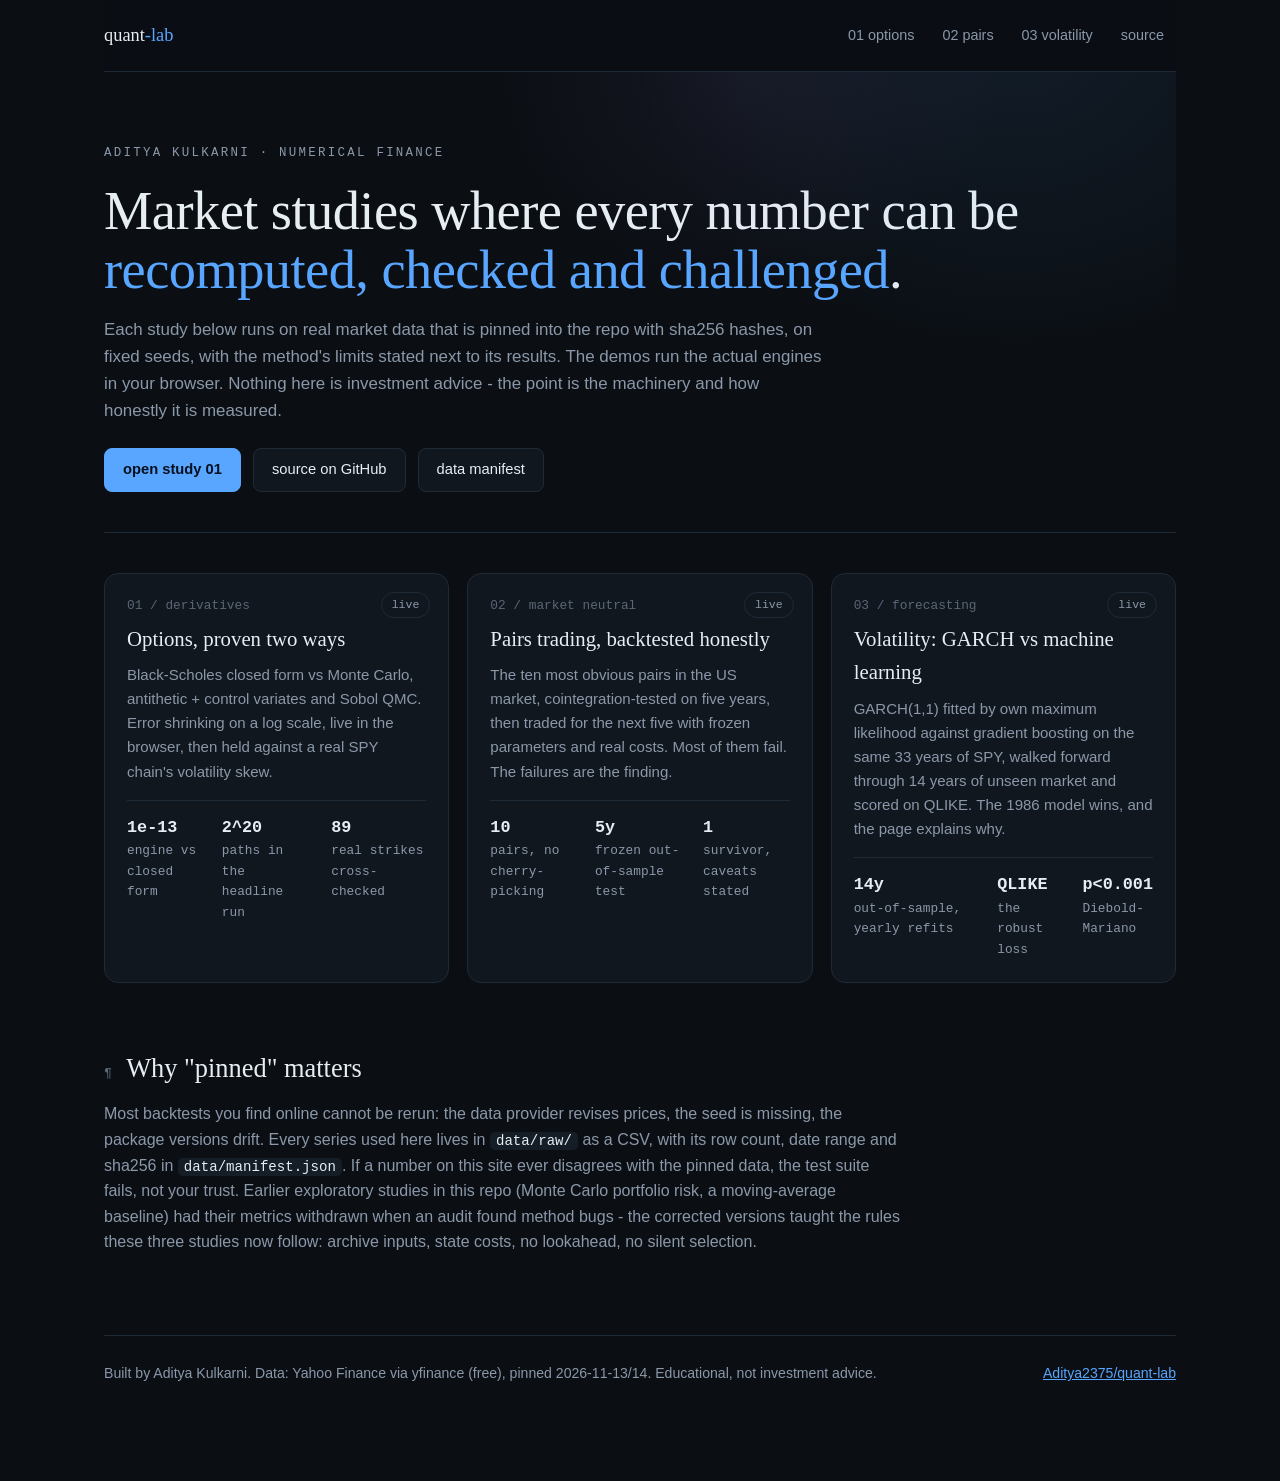
<file: docs/index.html>
<!DOCTYPE html>
<html lang="en">
<head>
<meta charset="UTF-8">
<meta name="viewport" content="width=device-width, initial-scale=1.0">
<title>quant-lab - market studies with every number reproducible</title>
<meta name="description" content="Three quant finance studies: options priced four ways, a pairs-trading backtester with honest costs, and a volatility forecasting bake-off. Pinned data, fixed seeds, live demos.">
<meta name="referrer" content="no-referrer">
<link rel="canonical" href="https://aditya2375.github.io/quant-lab/">
<meta property="og:title" content="quant-lab">
<meta property="og:description" content="Options pricer, pairs backtester, volatility forecaster. Real pinned data, honest accounting, live demos.">
<meta property="og:type" content="website">
<meta http-equiv="Content-Security-Policy" content="default-src 'self'; script-src 'self'; style-src 'self' 'unsafe-inline'; connect-src 'self'; img-src 'self'; object-src 'none'; base-uri 'none'; form-action 'none'">
<link rel="stylesheet" href="assets/site.css">
</head>
<body>
<div class="wrap">
  <div class="topnav">
    <a class="brand" href="index.html">quant<em>-lab</em></a>
    <nav>
      <a href="options.html">01 options</a>
      <a href="pairs.html">02 pairs</a>
      <a href="vol.html">03 volatility</a>
      <a href="https://github.com/Aditya2375/quant-lab">source</a>
    </nav>
  </div>

  <header class="masthead">
    <div class="kicker">Aditya Kulkarni &middot; numerical finance</div>
    <h1>Market studies where every number can be <em>recomputed, checked and challenged</em>.</h1>
    <p class="lede">Each study below runs on real market data that is pinned into the repo with
      sha256 hashes, on fixed seeds, with the method's limits stated next to its results. The
      demos run the actual engines in your browser. Nothing here is investment advice - the
      point is the machinery and how honestly it is measured.</p>
    <div class="links">
      <a class="btn primary" href="options.html">open study 01</a>
      <a class="btn" href="https://github.com/Aditya2375/quant-lab">source on GitHub</a>
      <a class="btn" href="https://github.com/Aditya2375/quant-lab/blob/main/data/manifest.json">data manifest</a>
    </div>
  </header>

  <div class="studies">
    <a class="study" href="options.html">
      <span class="tag">live</span>
      <div class="num">01 / derivatives</div>
      <h3>Options, proven two ways</h3>
      <p>Black-Scholes closed form vs Monte Carlo, antithetic + control variates and Sobol QMC.
        Error shrinking on a log scale, live in the browser, then held against a real SPY chain's
        volatility skew.</p>
      <div class="stat">
        <div><b>1e-13</b>engine vs closed form</div>
        <div><b>2^20</b>paths in the headline run</div>
        <div><b>89</b>real strikes cross-checked</div>
      </div>
    </a>
    <a class="study" href="pairs.html">
      <span class="tag">live</span>
      <div class="num">02 / market neutral</div>
      <h3>Pairs trading, backtested honestly</h3>
      <p>The ten most obvious pairs in the US market, cointegration-tested on five years, then
        traded for the next five with frozen parameters and real costs. Most of them fail.
        The failures are the finding.</p>
      <div class="stat">
        <div><b>10</b>pairs, no cherry-picking</div>
        <div><b>5y</b>frozen out-of-sample test</div>
        <div><b>1</b>survivor, caveats stated</div>
      </div>
    </a>
    <a class="study" href="vol.html">
      <span class="tag">live</span>
      <div class="num">03 / forecasting</div>
      <h3>Volatility: GARCH vs machine learning</h3>
      <p>GARCH(1,1) fitted by own maximum likelihood against gradient boosting on the same 33
        years of SPY, walked forward through 14 years of unseen market and scored on QLIKE.
        The 1986 model wins, and the page explains why.</p>
      <div class="stat">
        <div><b>14y</b>out-of-sample, yearly refits</div>
        <div><b>QLIKE</b>the robust loss</div>
        <div><b>p&lt;0.001</b>Diebold-Mariano</div>
      </div>
    </a>
  </div>

  <section class="block">
    <div class="sec-head"><span class="num">&para;</span><h2>Why "pinned" matters</h2></div>
    <p class="desc">Most backtests you find online cannot be rerun: the data provider revises
      prices, the seed is missing, the package versions drift. Every series used here lives in
      <code>data/raw/</code> as a CSV, with its row count, date range and sha256 in
      <code>data/manifest.json</code>. If a number on this site ever disagrees with the pinned
      data, the test suite fails, not your trust. Earlier exploratory studies in this repo
      (Monte Carlo portfolio risk, a moving-average baseline) had their metrics withdrawn when
      an audit found method bugs - the corrected versions taught the rules these three studies
      now follow: archive inputs, state costs, no lookahead, no silent selection.</p>
  </section>

  <footer>
    <div>Built by Aditya Kulkarni. Data: Yahoo Finance via yfinance (free), pinned
      2026-11-13/14. Educational, not investment advice.</div>
    <div><a href="https://github.com/Aditya2375/quant-lab">Aditya2375/quant-lab</a></div>
  </footer>
</div>
</body>
</html>
</file>
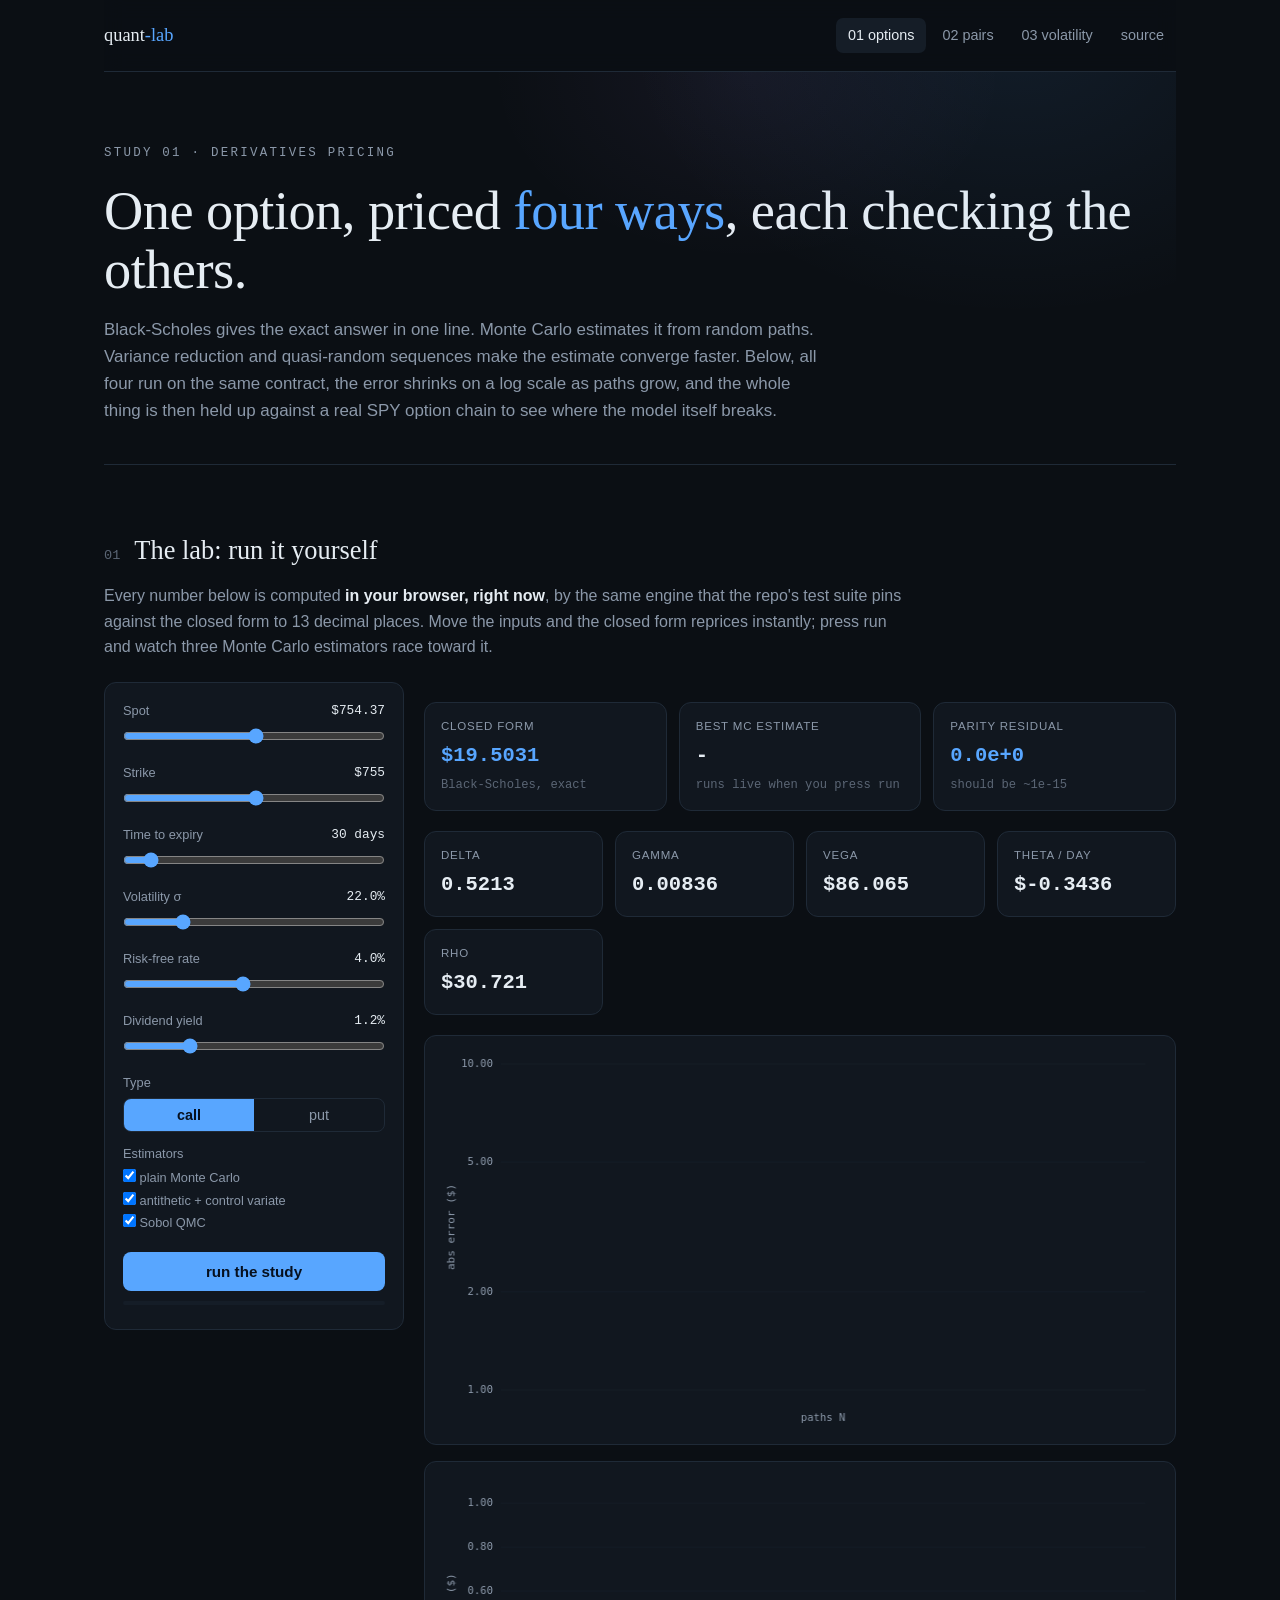
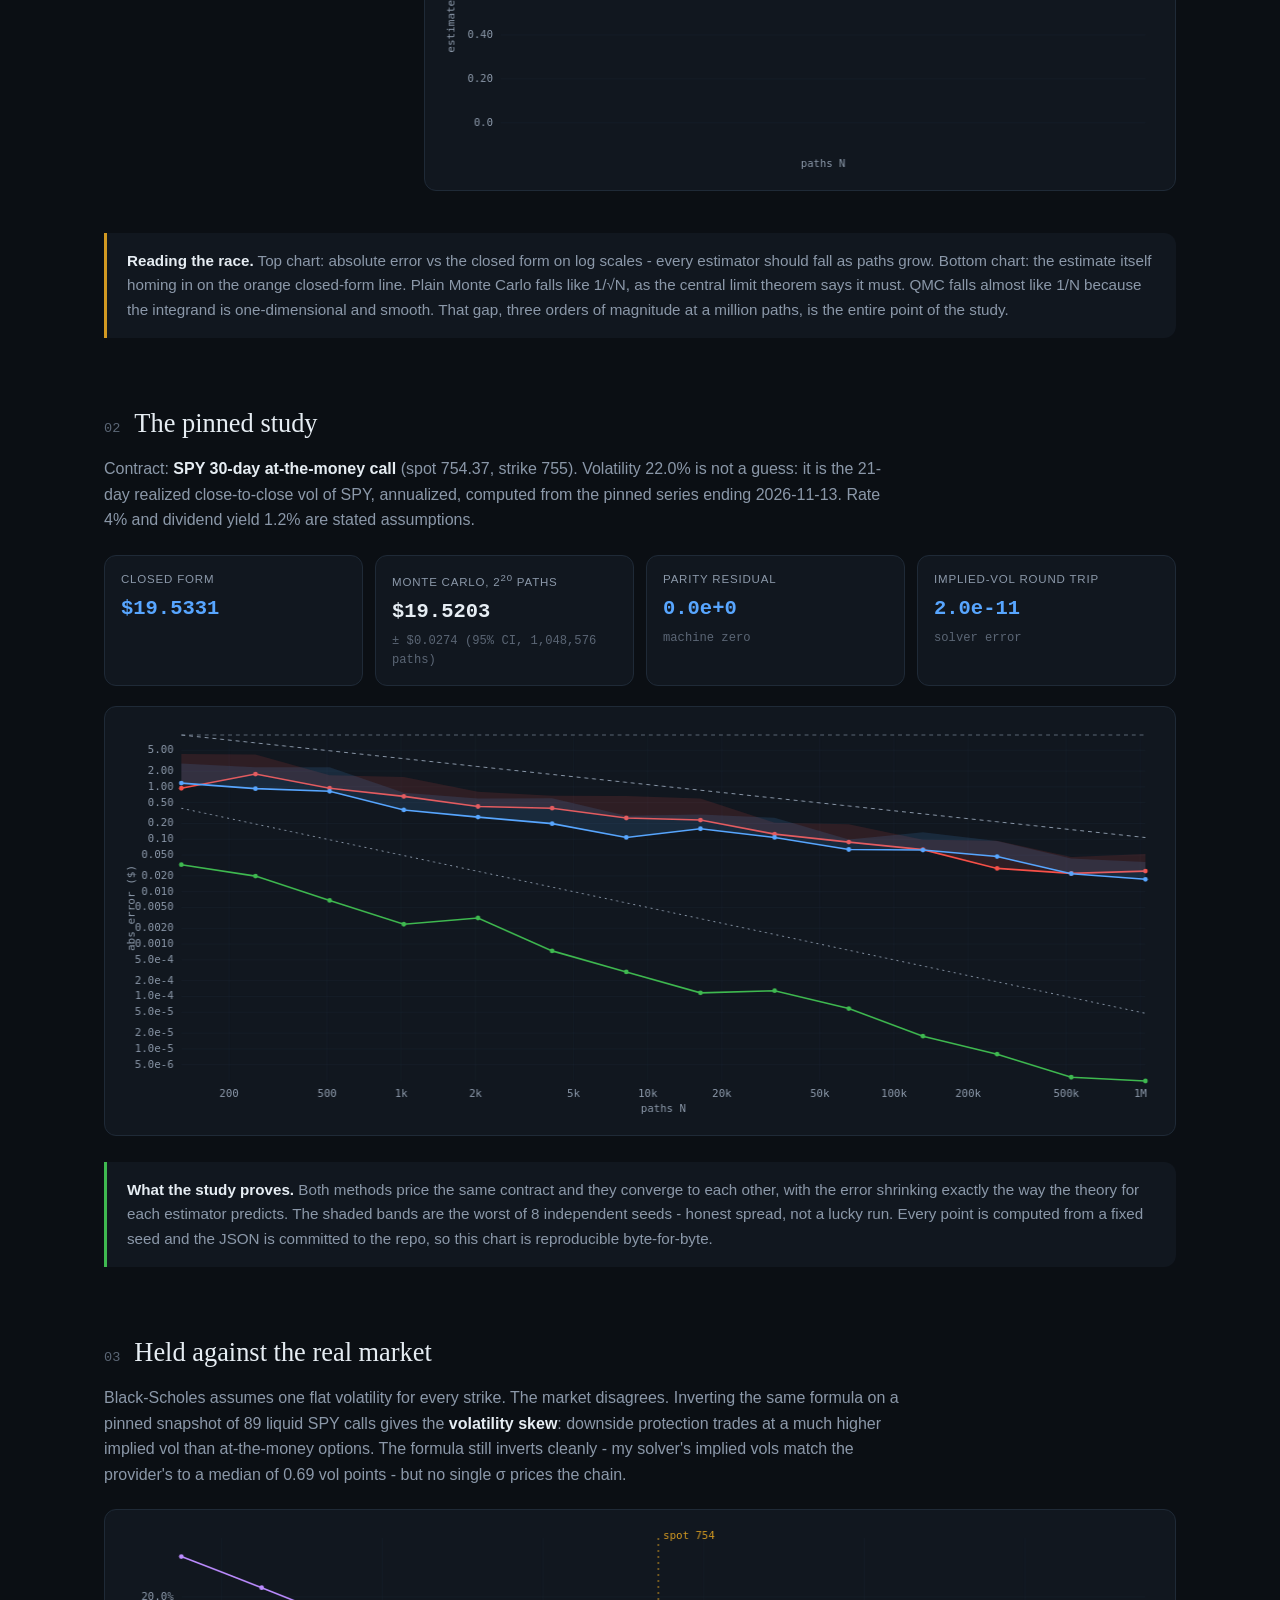
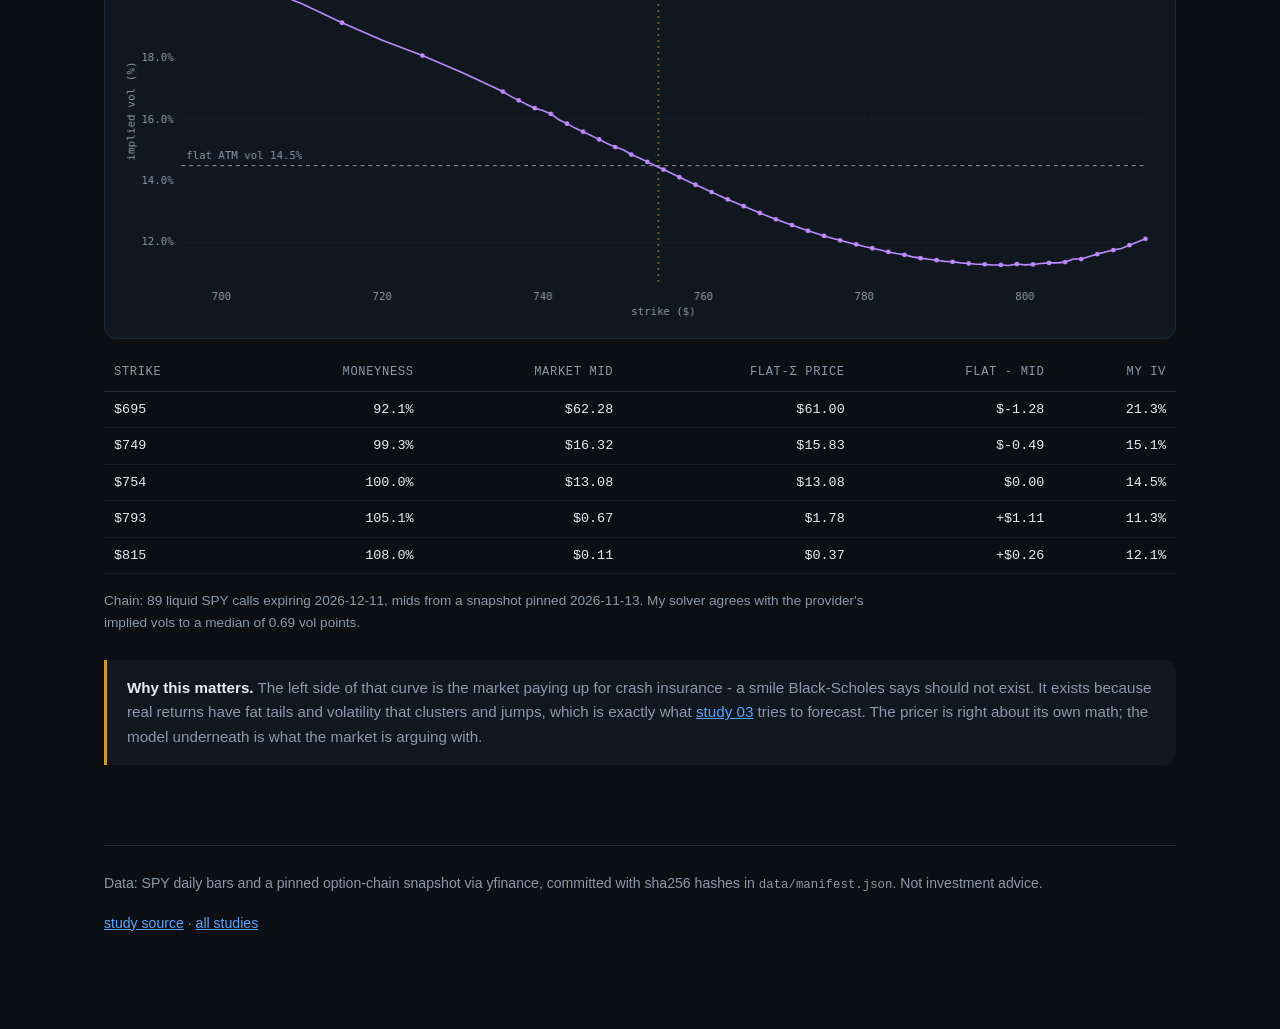
<file: docs/options.html>
<!DOCTYPE html>
<html lang="en">
<head>
<meta charset="UTF-8">
<meta name="viewport" content="width=device-width, initial-scale=1.0">
<title>Options, proven two ways - quant-lab</title>
<meta name="description" content="Black-Scholes closed form checked against Monte Carlo, variance reduction and quasi-Monte Carlo, cross-checked against a pinned real SPY option chain.">
<meta name="referrer" content="no-referrer">
<link rel="canonical" href="https://aditya2375.github.io/quant-lab/options.html">
<meta property="og:title" content="Options, proven two ways - quant-lab">
<meta property="og:description" content="Black-Scholes vs Monte Carlo vs QMC, converging live in your browser, checked against a real SPY chain.">
<meta property="og:type" content="website">
<meta http-equiv="Content-Security-Policy" content="default-src 'self'; script-src 'self'; style-src 'self' 'unsafe-inline'; connect-src 'self'; img-src 'self'; object-src 'none'; base-uri 'none'; form-action 'none'">
<link rel="stylesheet" href="assets/site.css">
</head>
<body>
<div class="wrap">
  <div class="topnav">
    <a class="brand" href="index.html">quant<em>-lab</em></a>
    <nav>
      <a href="options.html" class="on">01 options</a>
      <a href="pairs.html">02 pairs</a>
      <a href="vol.html">03 volatility</a>
      <a href="https://github.com/Aditya2375/quant-lab">source</a>
    </nav>
  </div>

  <header class="masthead">
    <div class="kicker">Study 01 &middot; Derivatives pricing</div>
    <h1>One option, priced <em>four ways</em>, each checking the others.</h1>
    <p class="lede">Black-Scholes gives the exact answer in one line. Monte Carlo estimates it
      from random paths. Variance reduction and quasi-random sequences make the estimate
      converge faster. Below, all four run on the same contract, the error shrinks on a log
      scale as paths grow, and the whole thing is then held up against a real SPY option
      chain to see where the model itself breaks.</p>
  </header>

  <section class="block" id="lab">
    <div class="sec-head"><span class="num">01</span><h2>The lab: run it yourself</h2></div>
    <p class="desc">Every number below is computed <b>in your browser, right now</b>, by the same
      engine that the repo's test suite pins against the closed form to 13 decimal places.
      Move the inputs and the closed form reprices instantly; press run and watch three
      Monte Carlo estimators race toward it.</p>
    <div class="lab">
      <div class="controls">
        <label>Spot <output id="inSOut"></output></label>
        <input type="range" id="inS">
        <label>Strike <output id="inKOut"></output></label>
        <input type="range" id="inK">
        <label>Time to expiry <output id="inTOut"></output></label>
        <input type="range" id="inT">
        <label>Volatility &sigma; <output id="inSigmaOut"></output></label>
        <input type="range" id="inSigma">
        <label>Risk-free rate <output id="inROut"></output></label>
        <input type="range" id="inR">
        <label>Dividend yield <output id="inQOut"></output></label>
        <input type="range" id="inQ">
        <label>Type</label>
        <div class="seg"><button id="kindCall" class="on">call</button><button id="kindPut">put</button></div>
        <label>Estimators</label>
        <div style="font-size:.85rem;color:var(--muted)">
          <label style="margin:2px 0"><input type="checkbox" id="usePlain" checked> plain Monte Carlo</label>
          <label style="margin:2px 0"><input type="checkbox" id="useAV" checked> antithetic + control variate</label>
          <label style="margin:2px 0"><input type="checkbox" id="useQMC" checked> Sobol QMC</label>
        </div>
        <button class="run" id="runBtn">run the study</button>
        <div class="progress"><i id="runBar"></i></div>
        <div class="s" id="runTime" style="font-family:var(--mono);font-size:.76rem;color:var(--faint);margin-top:6px"></div>
      </div>
      <div>
        <div class="cards">
          <div class="card"><div class="k">Closed form</div><div class="v neu" id="bsPrice"></div><div class="s">Black-Scholes, exact</div></div>
          <div class="card"><div class="k">Best MC estimate</div><div class="v" id="mcEst">-</div><div class="s">runs live when you press run</div></div>
          <div class="card"><div class="k">Parity residual</div><div class="v neu" id="parity"></div><div class="s">should be ~1e-15</div></div>
        </div>
        <div class="cards">
          <div class="card"><div class="k">Delta</div><div class="v" id="gDelta"></div></div>
          <div class="card"><div class="k">Gamma</div><div class="v" id="gGamma"></div></div>
          <div class="card"><div class="k">Vega</div><div class="v" id="gVega"></div></div>
          <div class="card"><div class="k">Theta / day</div><div class="v" id="gTheta"></div></div>
          <div class="card"><div class="k">Rho</div><div class="v" id="gRho"></div></div>
        </div>
        <div class="chart" id="liveConv"></div>
        <div class="chart" id="liveEst"></div>
      </div>
    </div>
    <div class="note"><b>Reading the race.</b> Top chart: absolute error vs the closed form on
      log scales - every estimator should fall as paths grow. Bottom chart: the estimate itself
      homing in on the orange closed-form line. Plain Monte Carlo falls like 1/&radic;N, as the
      central limit theorem says it must. QMC falls almost like 1/N because the integrand is
      one-dimensional and smooth. That gap, three orders of magnitude at a million paths, is
      the entire point of the study.</div>
  </section>

  <section class="block" id="pinned">
    <div class="sec-head"><span class="num">02</span><h2>The pinned study</h2></div>
    <p class="desc" id="pinnedIntro"></p>
    <div class="cards">
      <div class="card"><div class="k">Closed form</div><div class="v neu" id="pinBS"></div></div>
      <div class="card"><div class="k">Monte Carlo, 2<sup>20</sup> paths</div><div class="v" id="pinMC"></div><div class="s" id="pinMCErr"></div></div>
      <div class="card"><div class="k">Parity residual</div><div class="v neu" id="pinParity"></div><div class="s">machine zero</div></div>
      <div class="card"><div class="k">Implied-vol round trip</div><div class="v neu" id="pinIV"></div><div class="s">solver error</div></div>
    </div>
    <div class="chart" id="pinConv"></div>
    <div class="note green"><b>What the study proves.</b> Both methods price the same contract and
      they converge to each other, with the error shrinking exactly the way the theory for each
      estimator predicts. The shaded bands are the worst of 8 independent seeds - honest spread,
      not a lucky run. Every point is computed from a fixed seed and the JSON is committed to the
      repo, so this chart is reproducible byte-for-byte.</div>
  </section>

  <section class="block" id="market">
    <div class="sec-head"><span class="num">03</span><h2>Held against the real market</h2></div>
    <p class="desc">Black-Scholes assumes one flat volatility for every strike. The market
      disagrees. Inverting the same formula on a pinned snapshot of 89 liquid SPY calls gives
      the <b>volatility skew</b>: downside protection trades at a much higher implied vol than
      at-the-money options. The formula still inverts cleanly - my solver's implied vols match
      the provider's to a median of 0.69 vol points - but no single &sigma; prices the chain.</p>
    <div class="chart" id="pinSkew"></div>
    <table class="data">
      <thead><tr><th>Strike</th><th>Moneyness</th><th>Market mid</th><th>Flat-&sigma; price</th><th>Flat - mid</th><th>My IV</th></tr></thead>
      <tbody id="skewTable"></tbody>
    </table>
    <p class="desc" style="font-size:.85rem" id="skewNote"></p>
    <div class="note"><b>Why this matters.</b> The left side of that curve is the market paying
      up for crash insurance - a smile Black-Scholes says should not exist. It exists because
      real returns have fat tails and volatility that clusters and jumps, which is exactly what
      <a href="vol.html">study 03</a> tries to forecast. The pricer is right about its own math;
      the model underneath is what the market is arguing with.</div>
  </section>

  <footer>
    <div>Data: SPY daily bars and a pinned option-chain snapshot via yfinance, committed with
      sha256 hashes in <code>data/manifest.json</code>. Not investment advice.</div>
    <div><a href="https://github.com/Aditya2375/quant-lab/tree/main/options-pricer">study source</a> &middot; <a href="index.html">all studies</a></div>
  </footer>
</div>
<script src="assets/charts.js"></script>
<script src="assets/engine.js"></script>
<script src="assets/options.js"></script>
</body>
</html>
</file>
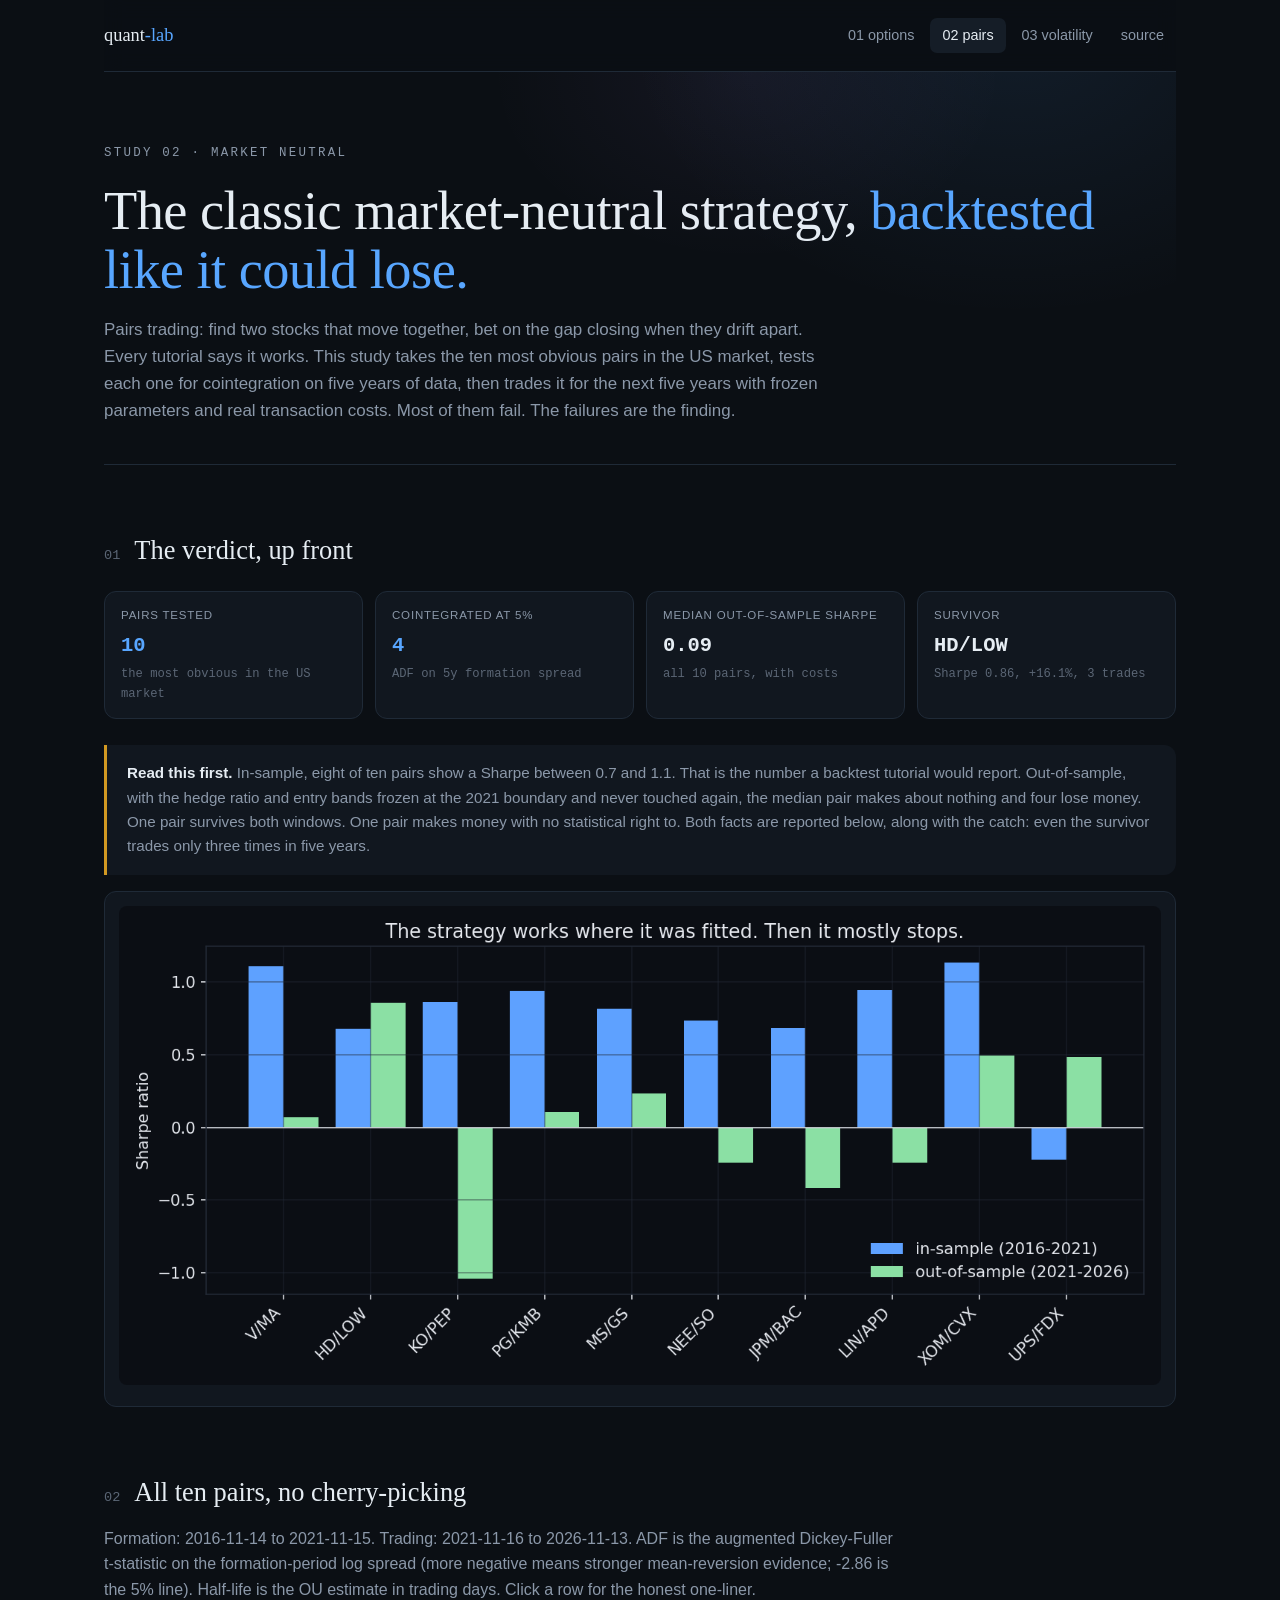
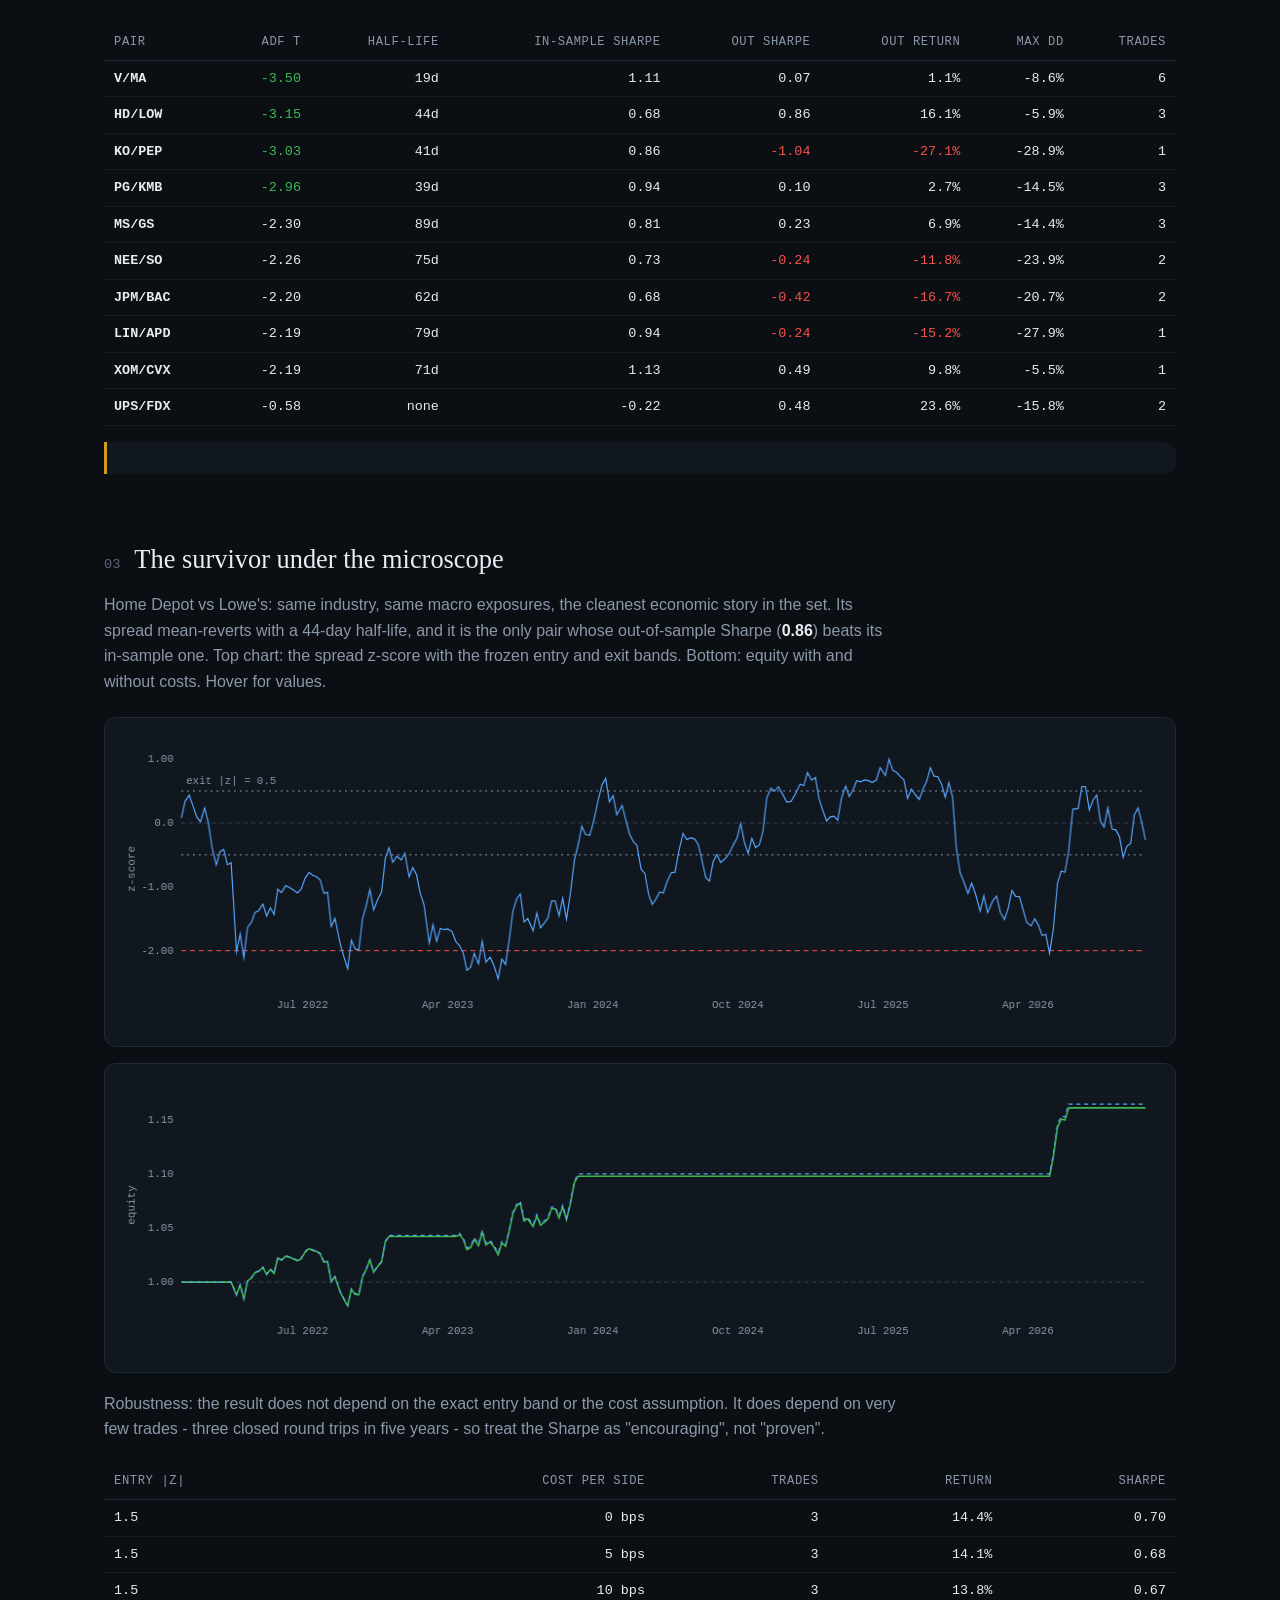
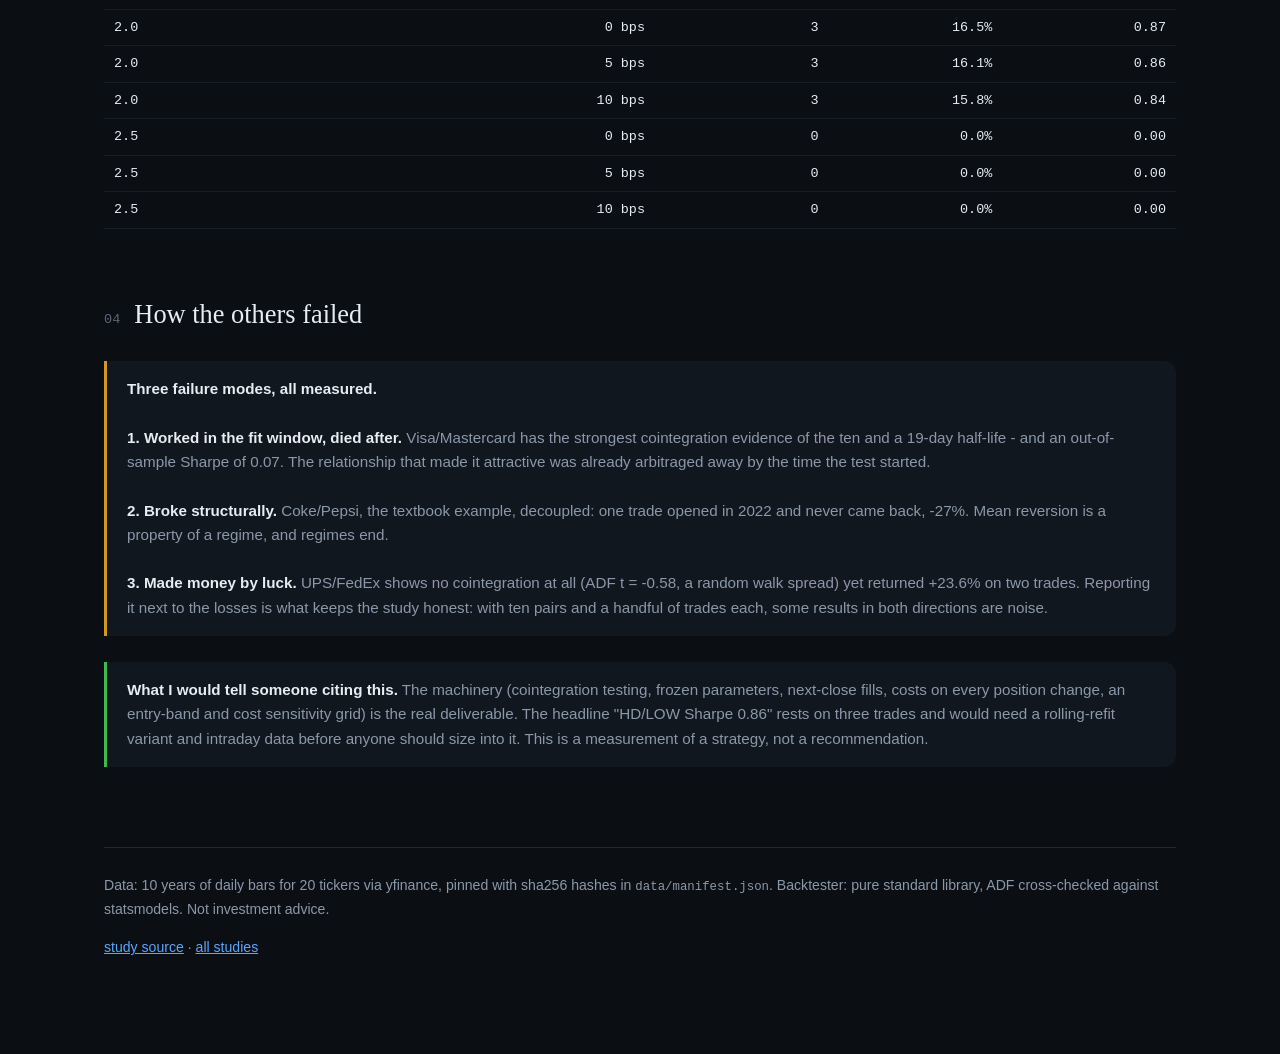
<file: docs/pairs.html>
<!DOCTYPE html>
<html lang="en">
<head>
<meta charset="UTF-8">
<meta name="viewport" content="width=device-width, initial-scale=1.0">
<title>Pairs trading, backtested honestly - quant-lab</title>
<meta name="description" content="Ten obvious stock pairs, cointegration tests on five years of data, then five more years of out-of-sample trading with real costs. Most of them fail.">
<meta name="referrer" content="no-referrer">
<link rel="canonical" href="https://aditya2375.github.io/quant-lab/pairs.html">
<meta property="og:title" content="Pairs trading, backtested honestly - quant-lab">
<meta property="og:description" content="Ten obvious pairs, cointegration tested, then traded out-of-sample with costs. Most fail. The survivors say something honest.">
<meta property="og:type" content="website">
<meta http-equiv="Content-Security-Policy" content="default-src 'self'; script-src 'self'; style-src 'self' 'unsafe-inline'; connect-src 'self'; img-src 'self'; object-src 'none'; base-uri 'none'; form-action 'none'">
<link rel="stylesheet" href="assets/site.css">
</head>
<body>
<div class="wrap">
  <div class="topnav">
    <a class="brand" href="index.html">quant<em>-lab</em></a>
    <nav>
      <a href="options.html">01 options</a>
      <a href="pairs.html" class="on">02 pairs</a>
      <a href="vol.html">03 volatility</a>
      <a href="https://github.com/Aditya2375/quant-lab">source</a>
    </nav>
  </div>

  <header class="masthead">
    <div class="kicker">Study 02 &middot; Market neutral</div>
    <h1>The classic market-neutral strategy, <em>backtested like it could lose.</em></h1>
    <p class="lede">Pairs trading: find two stocks that move together, bet on the gap closing
      when they drift apart. Every tutorial says it works. This study takes the ten most
      obvious pairs in the US market, tests each one for cointegration on five years of data,
      then trades it for the next five years with frozen parameters and real transaction
      costs. Most of them fail. The failures are the finding.</p>
  </header>

  <section class="block" id="verdict">
    <div class="sec-head"><span class="num">01</span><h2>The verdict, up front</h2></div>
    <div class="cards" id="verdictCards">
      <div class="card"><div class="k">Pairs tested</div><div class="v neu">10</div><div class="s">the most obvious in the US market</div></div>
      <div class="card"><div class="k">Cointegrated at 5%</div><div class="v neu">4</div><div class="s">ADF on 5y formation spread</div></div>
      <div class="card"><div class="k">Median out-of-sample Sharpe</div><div class="v" id="cardMedian">-</div><div class="s">all 10 pairs, with costs</div></div>
      <div class="card"><div class="k">Survivor</div><div class="v" id="cardSurvivor">HD/LOW</div><div class="s" id="cardSurvivorSub"></div></div>
    </div>
    <div class="note"><b>Read this first.</b> In-sample, eight of ten pairs show a Sharpe between
      0.7 and 1.1. That is the number a backtest tutorial would report. Out-of-sample, with the
      hedge ratio and entry bands frozen at the 2021 boundary and never touched again, the median
      pair makes about nothing and four lose money. One pair survives both windows. One pair
      makes money with no statistical right to. Both facts are reported below, along with the
      catch: even the survivor trades only three times in five years.</div>
    <div class="chart"><img src="assets/in_vs_out.png" alt="In-sample vs out-of-sample Sharpe for all ten pairs" style="width:100%;border-radius:8px"></div>
  </section>

  <section class="block" id="scoreboard">
    <div class="sec-head"><span class="num">02</span><h2>All ten pairs, no cherry-picking</h2></div>
    <p class="desc">Formation: <span id="formWindow"></span>. Trading: <span id="tradeWindow"></span>.
      ADF is the augmented Dickey-Fuller t-statistic on the formation-period log spread
      (more negative means stronger mean-reversion evidence; -2.86 is the 5% line).
      Half-life is the OU estimate in trading days. Click a row for the honest one-liner.</p>
    <table class="data">
      <thead><tr>
        <th>Pair</th><th>ADF t</th><th>Half-life</th><th>In-sample Sharpe</th>
        <th>Out Sharpe</th><th>Out return</th><th>Max DD</th><th>Trades</th>
      </tr></thead>
      <tbody id="pairTable"></tbody>
    </table>
    <div class="note" id="pairNote" style="margin-top:14px"></div>
  </section>

  <section class="block" id="detail">
    <div class="sec-head"><span class="num">03</span><h2>The survivor under the microscope</h2></div>
    <p class="desc">Home Depot vs Lowe's: same industry, same macro exposures, the cleanest
      economic story in the set. Its spread mean-reverts with a 44-day half-life, and it is the
      only pair whose out-of-sample Sharpe (<b id="hdSharpe"></b>) beats its in-sample one.
      Top chart: the spread z-score with the frozen entry and exit bands. Bottom: equity with
      and without costs. Hover for values.</p>
    <div class="chart" id="zChart"></div>
    <div class="chart" id="eqChart"></div>
    <p class="desc" style="margin-top:18px">Robustness: the result does not depend on the exact
      entry band or the cost assumption. It does depend on very few trades - three closed
      round trips in five years - so treat the Sharpe as "encouraging", not "proven".</p>
    <table class="data">
      <thead><tr><th>Entry |z|</th><th>Cost per side</th><th>Trades</th><th>Return</th><th>Sharpe</th></tr></thead>
      <tbody id="sensTable"></tbody>
    </table>
  </section>

  <section class="block" id="honest">
    <div class="sec-head"><span class="num">04</span><h2>How the others failed</h2></div>
    <div class="note"><b>Three failure modes, all measured.</b><br><br>
      <b>1. Worked in the fit window, died after.</b> Visa/Mastercard has the strongest
      cointegration evidence of the ten and a 19-day half-life - and an out-of-sample Sharpe of
      0.07. The relationship that made it attractive was already arbitraged away by the time the
      test started.<br><br>
      <b>2. Broke structurally.</b> Coke/Pepsi, the textbook example, decoupled: one trade opened
      in 2022 and never came back, -27%. Mean reversion is a property of a regime, and regimes
      end.<br><br>
      <b>3. Made money by luck.</b> UPS/FedEx shows no cointegration at all (ADF t = -0.58, a
      random walk spread) yet returned +23.6% on two trades. Reporting it next to the losses is
      what keeps the study honest: with ten pairs and a handful of trades each, some results in
      both directions are noise.</div>
    <div class="note green"><b>What I would tell someone citing this.</b> The machinery
      (cointegration testing, frozen parameters, next-close fills, costs on every position
      change, an entry-band and cost sensitivity grid) is the real deliverable. The headline
      "HD/LOW Sharpe 0.86" rests on three trades and would need a rolling-refit variant and
      intraday data before anyone should size into it. This is a measurement of a strategy,
      not a recommendation.</div>
  </section>

  <footer>
    <div>Data: 10 years of daily bars for 20 tickers via yfinance, pinned with sha256 hashes in
      <code>data/manifest.json</code>. Backtester: pure standard library, ADF cross-checked
      against statsmodels. Not investment advice.</div>
    <div><a href="https://github.com/Aditya2375/quant-lab/tree/main/pairs-backtester">study source</a> &middot; <a href="index.html">all studies</a></div>
  </footer>
</div>
<script src="assets/charts.js"></script>
<script src="assets/pairs.js"></script>
</body>
</html>
</file>
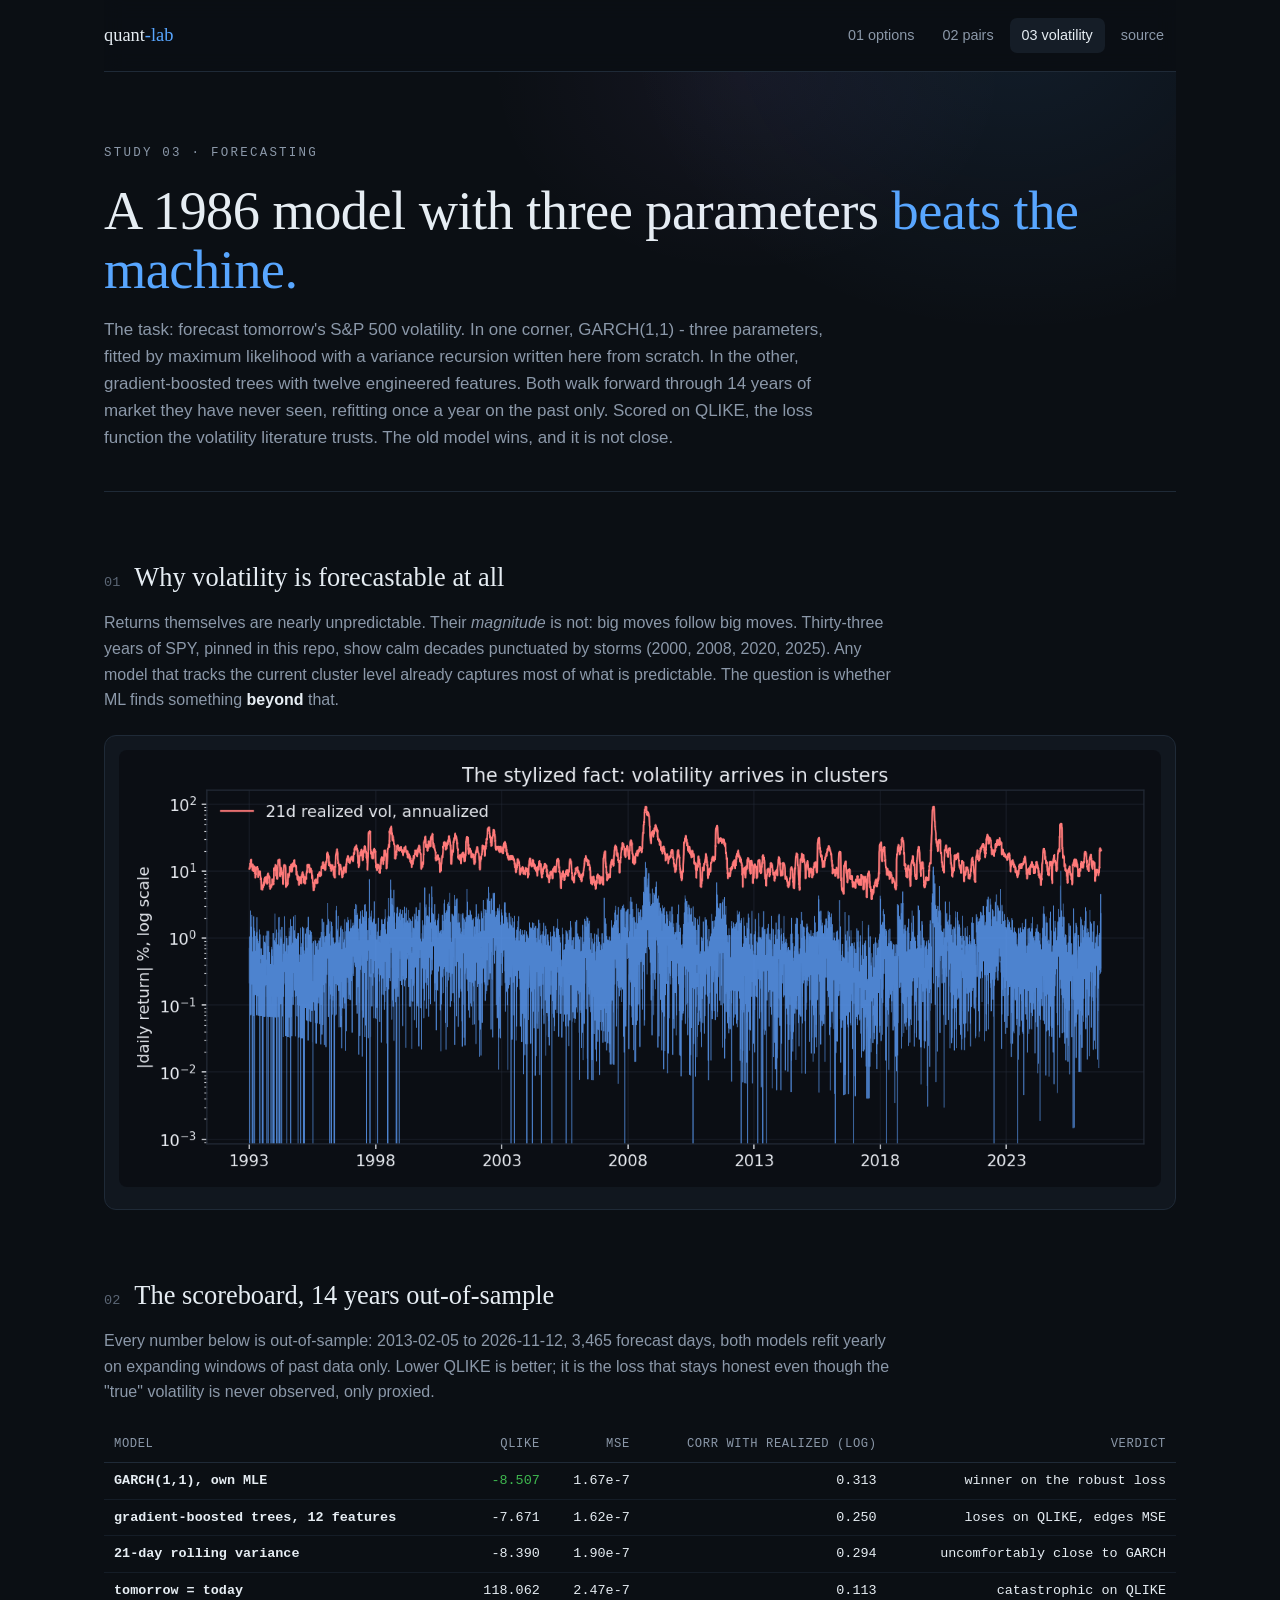
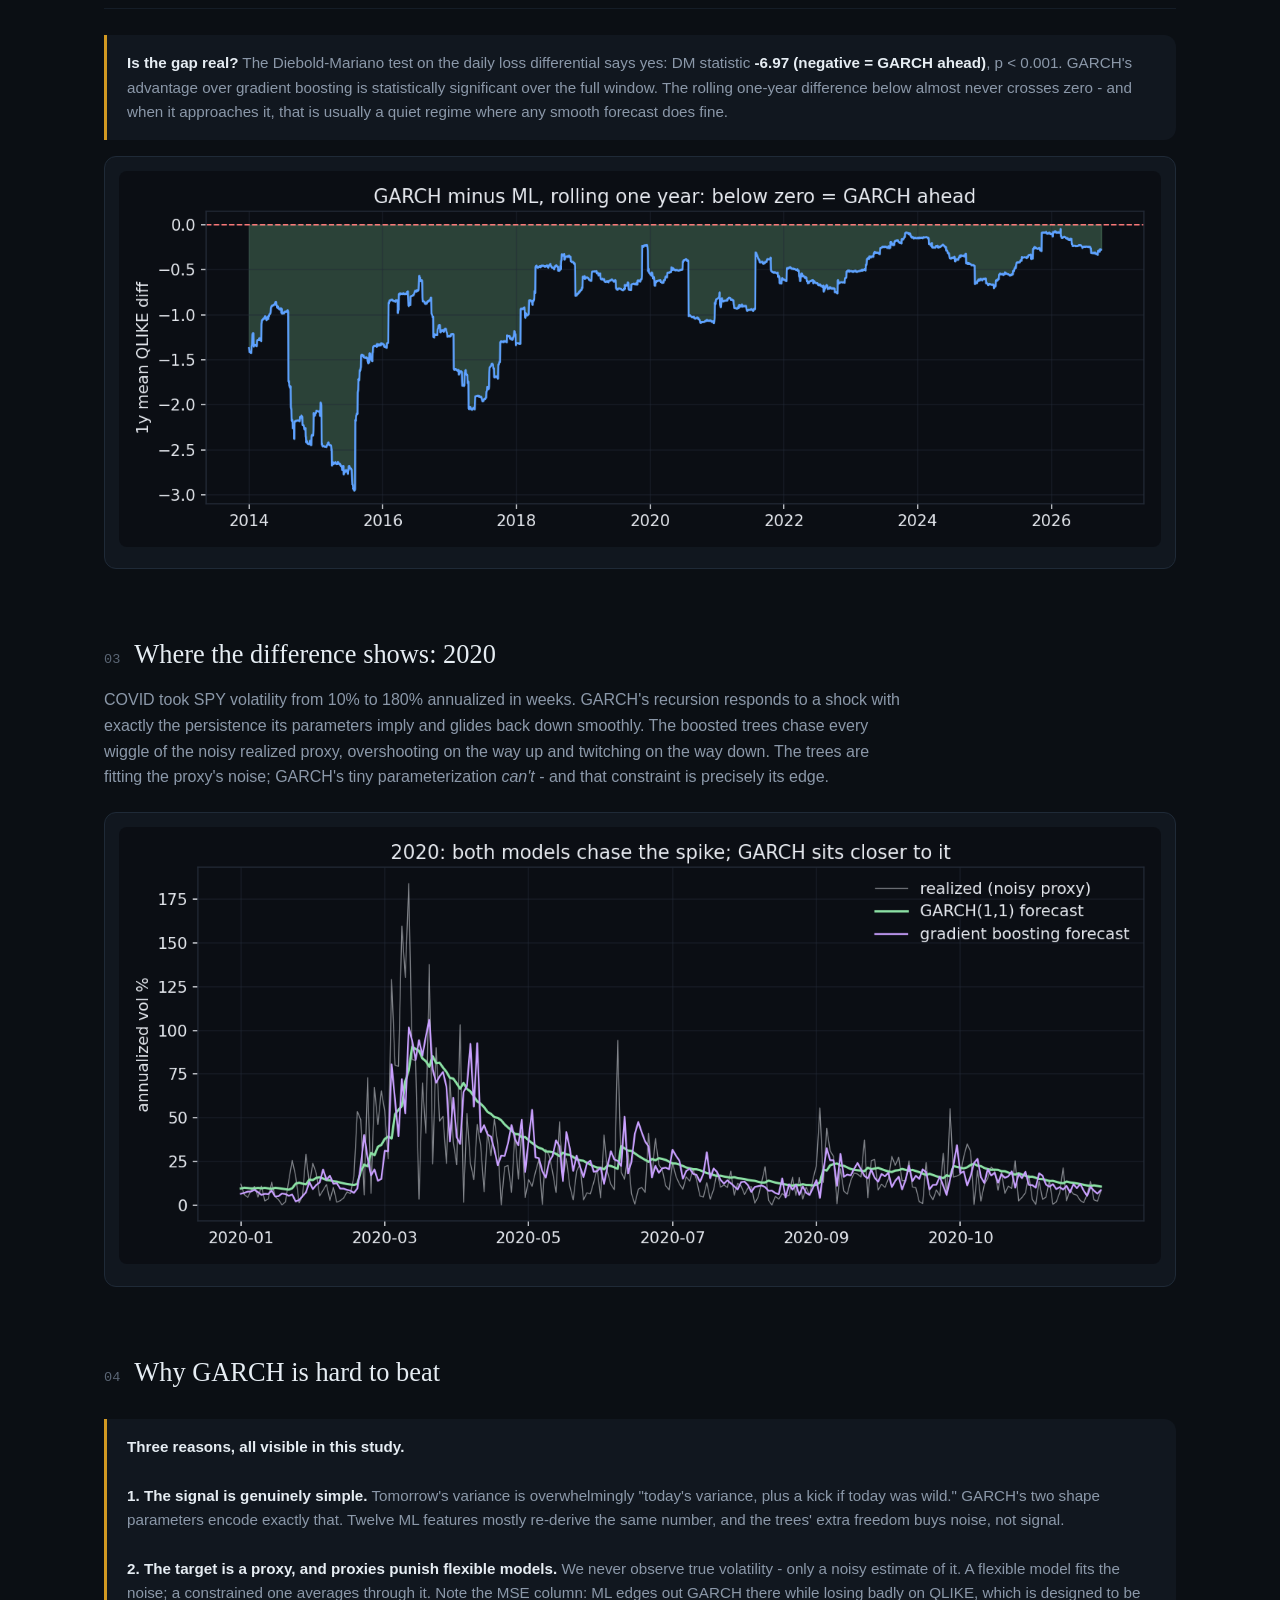
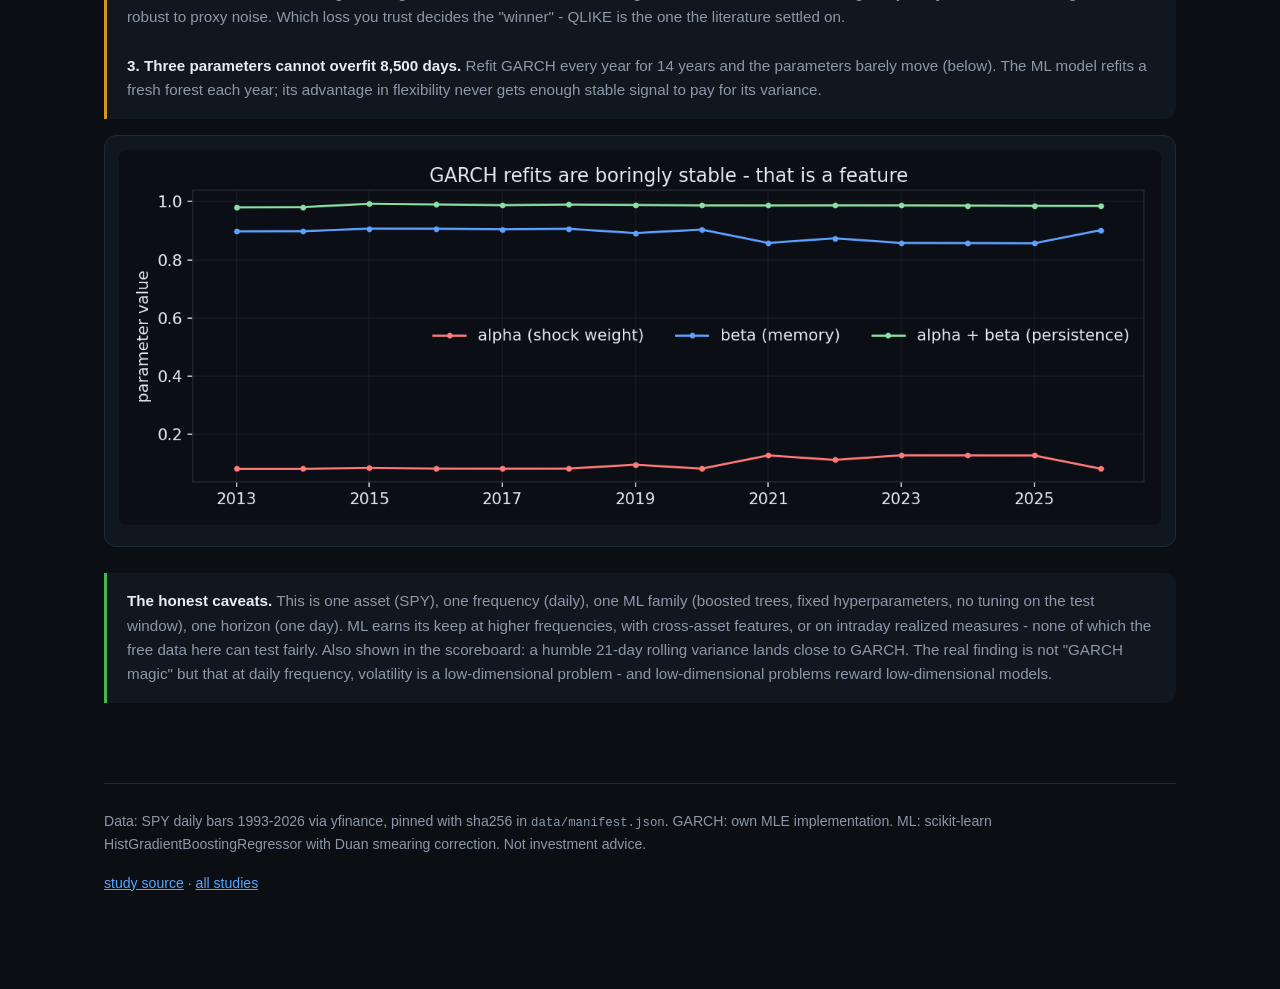
<file: docs/vol.html>
<!DOCTYPE html>
<html lang="en">
<head>
<meta charset="UTF-8">
<meta name="viewport" content="width=device-width, initial-scale=1.0">
<title>Volatility: GARCH vs machine learning - quant-lab</title>
<meta name="description" content="GARCH(1,1) fitted by own maximum likelihood against gradient boosting on the same 33 years of SPY data, scored out-of-sample on QLIKE with a Diebold-Mariano test. GARCH wins, and the page explains why.">
<meta name="referrer" content="no-referrer">
<link rel="canonical" href="https://aditya2375.github.io/quant-lab/vol.html">
<meta property="og:title" content="Volatility: GARCH vs machine learning - quant-lab">
<meta property="og:description" content="A 1986 model with three parameters beats gradient boosting at forecasting volatility. Scored honestly over 14 years out-of-sample.">
<meta property="og:type" content="website">
<meta http-equiv="Content-Security-Policy" content="default-src 'self'; script-src 'self'; style-src 'self' 'unsafe-inline'; connect-src 'self'; img-src 'self'; object-src 'none'; base-uri 'none'; form-action 'none'">
<link rel="stylesheet" href="assets/site.css">
</head>
<body>
<div class="wrap">
  <div class="topnav">
    <a class="brand" href="index.html">quant<em>-lab</em></a>
    <nav>
      <a href="options.html">01 options</a>
      <a href="pairs.html">02 pairs</a>
      <a href="vol.html" class="on">03 volatility</a>
      <a href="https://github.com/Aditya2375/quant-lab">source</a>
    </nav>
  </div>

  <header class="masthead">
    <div class="kicker">Study 03 &middot; Forecasting</div>
    <h1>A 1986 model with three parameters <em>beats the machine.</em></h1>
    <p class="lede">The task: forecast tomorrow's S&amp;P 500 volatility. In one corner,
      GARCH(1,1) - three parameters, fitted by maximum likelihood with a variance recursion
      written here from scratch. In the other, gradient-boosted trees with twelve engineered
      features. Both walk forward through 14 years of market they have never seen, refitting
      once a year on the past only. Scored on QLIKE, the loss function the volatility
      literature trusts. The old model wins, and it is not close.</p>
  </header>

  <section class="block" id="fact">
    <div class="sec-head"><span class="num">01</span><h2>Why volatility is forecastable at all</h2></div>
    <p class="desc">Returns themselves are nearly unpredictable. Their <i>magnitude</i> is not:
      big moves follow big moves. Thirty-three years of SPY, pinned in this repo, show calm
      decades punctuated by storms (2000, 2008, 2020, 2025). Any model that tracks the current
      cluster level already captures most of what is predictable. The question is whether ML
      finds something <b>beyond</b> that.</p>
    <div class="chart"><img src="assets/vol_clusters.png" alt="33 years of SPY absolute returns showing volatility clustering" style="width:100%;border-radius:8px"></div>
  </section>

  <section class="block" id="scoreboard">
    <div class="sec-head"><span class="num">02</span><h2>The scoreboard, 14 years out-of-sample</h2></div>
    <p class="desc">Every number below is out-of-sample: <span id="wfWindow"></span>,
      <span id="wfDays"></span> forecast days, both models refit yearly on expanding windows of
      past data only. Lower QLIKE is better; it is the loss that stays honest even though the
      "true" volatility is never observed, only proxied.</p>
    <table class="data">
      <thead><tr><th>Model</th><th>QLIKE</th><th>MSE</th><th>corr with realized (log)</th><th>Verdict</th></tr></thead>
      <tbody id="scoreTable"></tbody>
    </table>
    <div class="note"><b>Is the gap real?</b> The Diebold-Mariano test on the daily loss
      differential says yes: DM statistic <b id="dmStat"></b>, p &lt; 0.001. GARCH's advantage
      over gradient boosting is statistically significant over the full window. The rolling
      one-year difference below almost never crosses zero - and when it approaches it, that is
      usually a quiet regime where any smooth forecast does fine.</div>
    <div class="chart"><img src="assets/vol_rolling.png" alt="Rolling one-year QLIKE difference between GARCH and ML" style="width:100%;border-radius:8px"></div>
  </section>

  <section class="block" id="crisis">
    <div class="sec-head"><span class="num">03</span><h2>Where the difference shows: 2020</h2></div>
    <p class="desc">COVID took SPY volatility from 10% to 180% annualized in weeks. GARCH's
      recursion responds to a shock with exactly the persistence its parameters imply and
      glides back down smoothly. The boosted trees chase every wiggle of the noisy realized
      proxy, overshooting on the way up and twitching on the way down. The trees are fitting
      the proxy's noise; GARCH's tiny parameterization <i>can't</i> - and that constraint is
      precisely its edge.</p>
    <div class="chart"><img src="assets/vol_crisis.png" alt="2020 volatility forecasts: GARCH vs gradient boosting vs realized" style="width:100%;border-radius:8px"></div>
  </section>

  <section class="block" id="why">
    <div class="sec-head"><span class="num">04</span><h2>Why GARCH is hard to beat</h2></div>
    <div class="note"><b>Three reasons, all visible in this study.</b><br><br>
      <b>1. The signal is genuinely simple.</b> Tomorrow's variance is overwhelmingly "today's
      variance, plus a kick if today was wild." GARCH's two shape parameters encode exactly
      that. Twelve ML features mostly re-derive the same number, and the trees' extra freedom
      buys noise, not signal.<br><br>
      <b>2. The target is a proxy, and proxies punish flexible models.</b> We never observe
      true volatility - only a noisy estimate of it. A flexible model fits the noise; a
      constrained one averages through it. Note the MSE column: ML edges out GARCH there while
      losing badly on QLIKE, which is designed to be robust to proxy noise. Which loss you
      trust decides the "winner" - QLIKE is the one the literature settled on.<br><br>
      <b>3. Three parameters cannot overfit 8,500 days.</b> Refit GARCH every year for 14 years
      and the parameters barely move (below). The ML model refits a fresh forest each year;
      its advantage in flexibility never gets enough stable signal to pay for its variance.</div>
    <div class="chart"><img src="assets/vol_params.png" alt="GARCH parameter stability across 13 yearly refits" style="width:100%;border-radius:8px"></div>
    <div class="note green"><b>The honest caveats.</b> This is one asset (SPY), one frequency
      (daily), one ML family (boosted trees, fixed hyperparameters, no tuning on the test
      window), one horizon (one day). ML earns its keep at higher frequencies, with
      cross-asset features, or on intraday realized measures - none of which the free data
      here can test fairly. Also shown in the scoreboard: a humble 21-day rolling variance
      lands close to GARCH. The real finding is not "GARCH magic" but that at daily frequency,
      volatility is a low-dimensional problem - and low-dimensional problems reward
      low-dimensional models.</div>
  </section>

  <footer>
    <div>Data: SPY daily bars 1993-2026 via yfinance, pinned with sha256 in
      <code>data/manifest.json</code>. GARCH: own MLE implementation. ML: scikit-learn
      HistGradientBoostingRegressor with Duan smearing correction. Not investment advice.</div>
    <div><a href="https://github.com/Aditya2375/quant-lab/tree/main/vol-forecaster">study source</a> &middot; <a href="index.html">all studies</a></div>
  </footer>
</div>
<script src="assets/charts.js"></script>
<script src="assets/vol.js"></script>
</body>
</html>
</file>
<file: docs/assets/site.css>
/* quant-lab shared theme */
:root {
  --bg: #0b0f14; --panel: #11171f; --panel2: #151d27; --border: #1f2a37;
  --text: #e6edf3; --muted: #8b98a9; --faint: #5b6675;
  --blue: #58a6ff; --green: #3fb950; --orange: #d29922; --red: #f85149; --purple: #bc8cff;
  --mono: ui-monospace, "SF Mono", SFMono-Regular, Menlo, Consolas, monospace;
  --serif: "Iowan Old Style", "Palatino Linotype", Palatino, Georgia, serif;
}
* { box-sizing: border-box; margin: 0; padding: 0; }
html { scroll-behavior: smooth; }
body { background: var(--bg); color: var(--text);
  font-family: -apple-system, BlinkMacSystemFont, "Segoe UI", Roboto, Helvetica, Arial, sans-serif;
  line-height: 1.6; -webkit-font-smoothing: antialiased; }
.wrap { max-width: 1120px; margin: 0 auto; padding: 0 24px 96px; }
a { color: var(--blue); }

/* masthead */
.masthead { padding: 72px 0 40px; border-bottom: 1px solid var(--border);
  position: relative; overflow: hidden; }
.masthead::before { content: ""; position: absolute; inset: 0; pointer-events: none;
  background: radial-gradient(60% 120% at 85% -10%, rgba(88,166,255,.09), transparent 60%),
              radial-gradient(40% 80% at 60% 0%, rgba(188,140,255,.06), transparent 60%); }
.masthead .kicker { font-family: var(--mono); font-size: .78rem; letter-spacing: .18em;
  text-transform: uppercase; color: var(--muted); margin-bottom: 18px; }
.masthead h1 { font-family: var(--serif); font-weight: 500; font-size: clamp(2.2rem, 5vw, 3.4rem);
  letter-spacing: -.01em; line-height: 1.08; }
.masthead h1 em { color: var(--blue); font-style: normal; }
.masthead .lede { color: var(--muted); margin-top: 16px; max-width: 720px; font-size: 1.06rem; }
.masthead .links { margin-top: 24px; display: flex; gap: 12px; flex-wrap: wrap; position: relative; }
.btn { border: 1px solid var(--border); background: var(--panel); color: var(--text);
  padding: 9px 18px; border-radius: 8px; text-decoration: none; font-size: .92rem;
  transition: border-color .15s ease, transform .15s ease; }
.btn:hover { border-color: var(--blue); transform: translateY(-1px); }
.btn.primary { background: var(--blue); border-color: var(--blue); color: #06101f; font-weight: 600; }

/* nav */
.topnav { display: flex; align-items: center; justify-content: space-between;
  padding: 18px 0; border-bottom: 1px solid var(--border);
  position: sticky; top: 0; background: rgba(11,15,20,.85); backdrop-filter: blur(10px); z-index: 40; }
.topnav .brand { font-family: var(--serif); font-size: 1.15rem; text-decoration: none; color: var(--text); }
.topnav .brand em { color: var(--blue); font-style: normal; }
.topnav nav { display: flex; gap: 4px; flex-wrap: wrap; }
.topnav nav a { color: var(--muted); text-decoration: none; font-size: .9rem; padding: 6px 12px;
  border-radius: 7px; transition: color .15s, background .15s; }
.topnav nav a:hover { color: var(--text); background: var(--panel); }
.topnav nav a.on { color: var(--text); background: var(--panel2); }

/* study cards on landing */
.studies { display: grid; grid-template-columns: repeat(auto-fit, minmax(300px, 1fr)); gap: 18px; margin-top: 40px; }
.study { display: block; text-decoration: none; color: var(--text); background: var(--panel);
  border: 1px solid var(--border); border-radius: 14px; padding: 22px;
  transition: border-color .18s ease, transform .18s ease; position: relative; }
.study:hover { border-color: var(--blue); transform: translateY(-2px); }
.study .num { font-family: var(--mono); color: var(--faint); font-size: .8rem; }
.study h3 { font-family: var(--serif); font-weight: 500; font-size: 1.3rem; margin: 6px 0 8px; }
.study p { color: var(--muted); font-size: .94rem; min-height: 3.4em; }
.study .stat { display: flex; gap: 18px; margin-top: 16px; padding-top: 14px; border-top: 1px solid var(--border); }
.study .stat div { font-family: var(--mono); font-size: .8rem; color: var(--muted); }
.study .stat b { display: block; font-size: 1.05rem; color: var(--text); font-weight: 600; }
.study .tag { position: absolute; top: 18px; right: 18px; font-size: .72rem; padding: 3px 10px;
  border-radius: 20px; border: 1px solid var(--border); color: var(--muted); font-family: var(--mono); }

/* generic sections */
section.block { margin-top: 64px; }
.sec-head { display: flex; align-items: baseline; gap: 14px; flex-wrap: wrap; }
.sec-head .num { font-family: var(--mono); font-size: .85rem; color: var(--faint); }
.sec-head h2 { font-family: var(--serif); font-weight: 500; font-size: 1.65rem; }
.desc { color: var(--muted); margin: 12px 0 22px; max-width: 800px; }
.desc b { color: var(--text); font-weight: 600; }
code, .mono { font-family: var(--mono); font-size: .88em; }
.desc code, p code { background: var(--panel2); padding: 1px 6px; border-radius: 5px; color: var(--text); }

/* stat cards */
.cards { display: grid; grid-template-columns: repeat(auto-fit, minmax(150px, 1fr)); gap: 12px; margin: 20px 0; }
.card { background: var(--panel); border: 1px solid var(--border); border-radius: 12px; padding: 14px 16px; }
.card .k { font-size: .72rem; color: var(--muted); text-transform: uppercase; letter-spacing: .07em; }
.card .v { font-family: var(--mono); font-size: 1.28rem; font-weight: 600; margin-top: 5px;
  font-variant-numeric: tabular-nums; }
.card .s { font-size: .76rem; color: var(--faint); margin-top: 3px; font-family: var(--mono); }
.card .v.pos { color: var(--green); } .card .v.neg { color: var(--red); } .card .v.neu { color: var(--blue); }

/* charts */
.chart { background: var(--panel); border: 1px solid var(--border); border-radius: 12px;
  padding: 14px; margin: 16px 0; position: relative; }
.chart canvas { display: block; width: 100%; }
.chart .cap { color: var(--faint); font-size: .8rem; margin-top: 8px; font-family: var(--mono); }
.grid2 { display: grid; grid-template-columns: 1fr 1fr; gap: 16px; }
@media (max-width: 860px) { .grid2 { grid-template-columns: 1fr; } }

/* lab controls */
.lab { display: grid; grid-template-columns: 300px 1fr; gap: 20px; align-items: start; }
@media (max-width: 900px) { .lab { grid-template-columns: 1fr; } }
.controls { background: var(--panel); border: 1px solid var(--border); border-radius: 12px; padding: 18px; }
.controls label { display: block; font-size: .8rem; color: var(--muted); margin: 12px 0 4px; }
.controls label:first-child { margin-top: 0; }
.controls label output { float: right; font-family: var(--mono); color: var(--text); }
.controls input[type=range] { width: 100%; accent-color: var(--blue); }
.controls .seg { display: flex; border: 1px solid var(--border); border-radius: 8px; overflow: hidden; margin-top: 4px; }
.controls .seg button { flex: 1; background: none; border: 0; color: var(--muted); padding: 8px 0;
  font-size: .9rem; cursor: pointer; }
.controls .seg button.on { background: var(--blue); color: #06101f; font-weight: 600; }
.controls .run { width: 100%; margin-top: 16px; padding: 11px 0; border-radius: 8px; border: 0;
  background: var(--blue); color: #06101f; font-weight: 650; font-size: .95rem; cursor: pointer; }
.controls .run:disabled { opacity: .45; cursor: wait; }
.progress { height: 4px; background: var(--panel2); border-radius: 2px; margin-top: 10px; overflow: hidden; }
.progress i { display: block; height: 100%; width: 0; background: var(--blue); transition: width .1s linear; }

/* notes, tables */
.note { border-left: 3px solid var(--orange); background: var(--panel); padding: 16px 20px;
  border-radius: 0 12px 12px 0; color: var(--muted); margin-top: 26px; font-size: .95rem; }
.note b { color: var(--text); }
.note.green { border-left-color: var(--green); }
table.data { width: 100%; border-collapse: collapse; font-family: var(--mono); font-size: .84rem; margin: 16px 0; }
table.data th { text-align: right; color: var(--muted); font-weight: 500; padding: 8px 10px;
  border-bottom: 1px solid var(--border); font-size: .76rem; text-transform: uppercase; letter-spacing: .05em; }
table.data th:first-child, table.data td:first-child { text-align: left; }
table.data td { text-align: right; padding: 7px 10px; border-bottom: 1px solid var(--panel2);
  font-variant-numeric: tabular-nums; }
table.data tr:hover td { background: var(--panel2); }

/* tooltip */
.tip { position: absolute; pointer-events: none; background: #0d141d; border: 1px solid var(--border);
  border-radius: 8px; padding: 8px 11px; font-family: var(--mono); font-size: .76rem; color: var(--text);
  display: none; z-index: 10; box-shadow: 0 8px 24px rgba(0,0,0,.4); white-space: nowrap; }
.tip .muted { color: var(--muted); }

footer { margin-top: 80px; padding-top: 26px; border-top: 1px solid var(--border);
  color: var(--muted); font-size: .88rem; display: flex; justify-content: space-between; gap: 16px; flex-wrap: wrap; }
:focus-visible { outline: 3px solid var(--blue); outline-offset: 2px; border-radius: 4px; }
@media (prefers-reduced-motion: reduce) { html { scroll-behavior: auto; } * { transition: none !important; animation: none !important; } }
@media (max-width: 520px) { .masthead { padding-top: 44px; } .wrap { padding: 0 16px 72px; } }
</file>
